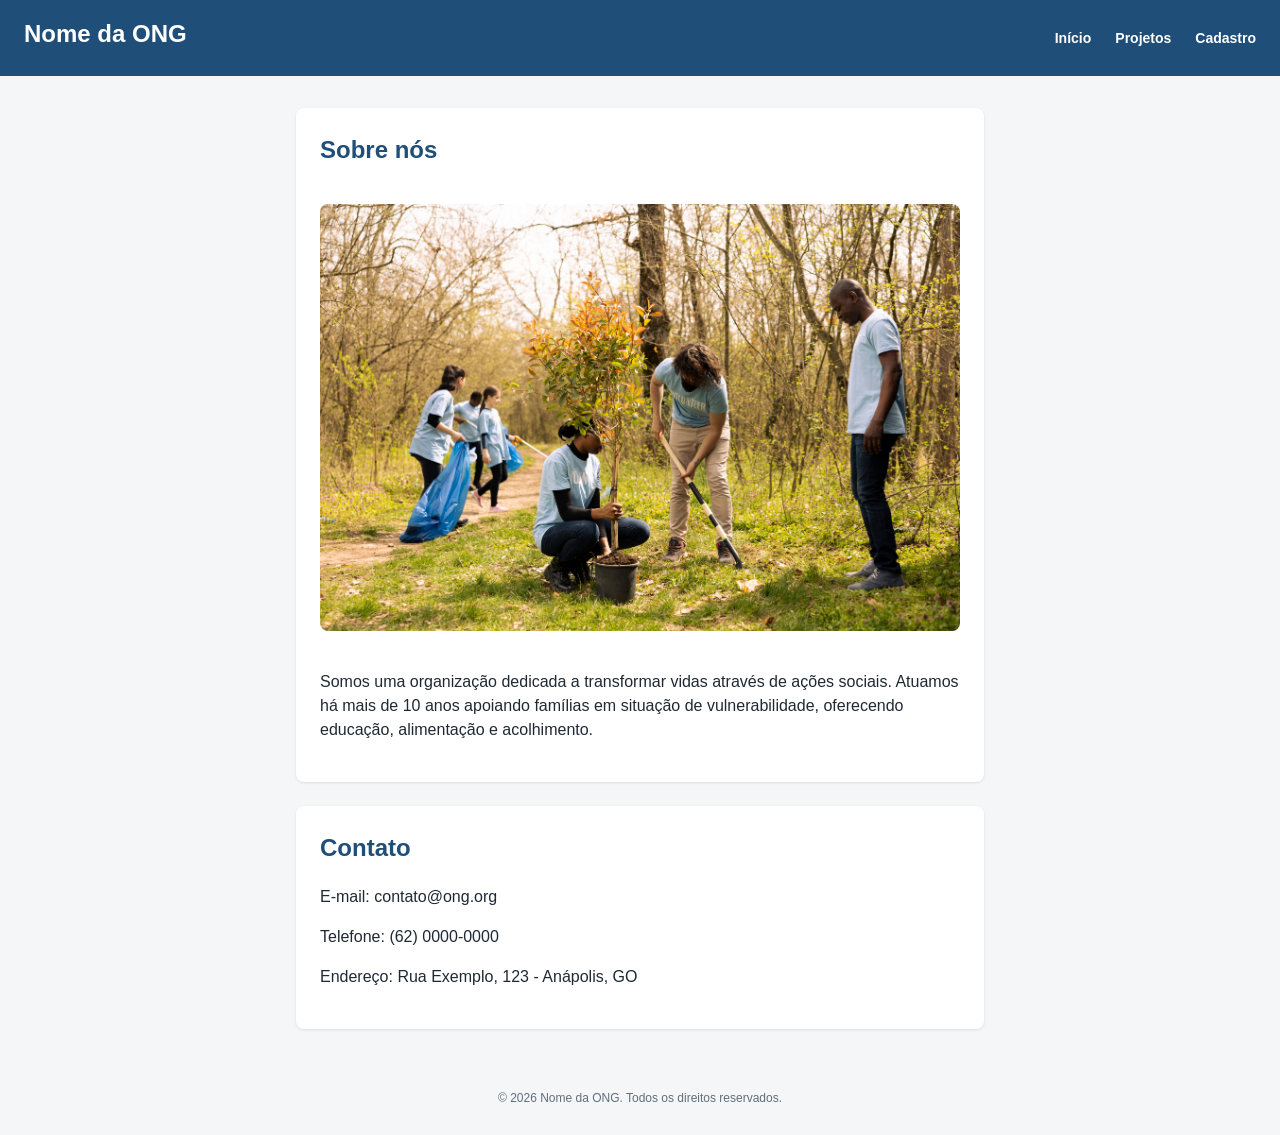
<file: sem-javascript/index.html>
<!DOCTYPE html>
<html lang="pt-BR">
<head>
    <meta charset="UTF-8">
    <meta name="viewport" content="width=device-width, initial-scale=1.0">
    <title>ONG - Página Inicial</title>
    <link rel="stylesheet" href="styles.css">
</head>
<body>

   <header>
    <h1>Nome da ONG</h1>
    <nav>
        <input type="checkbox" id="menu-toggle" class="menu-toggle-checkbox">
        <label for="menu-toggle" class="menu-toggle-label" aria-label="Abrir menu">
            <span></span><span></span><span></span>
        </label>
        <ul class="nav-list">
            <li><a href="index.html">Início</a></li>
            <li class="has-dropdown">
                <a href="projetos.html">Projetos</a>
                <ul class="dropdown">
                    <li><a href="projetos.html#doacao">Doação</a></li>
                    <li><a href="projetos.html#voluntariado">Voluntariado</a></li>
                </ul>
            </li>
            <li><a href="cadastro.html">Cadastro</a></li>
        </ul>
    </nav>
</header>

    <main>

        <section id="sobre">
            <h2>Sobre nós</h2>
            <img src="equipe.jpg" alt="Equipe de voluntários da ONG reunida durante uma ação social na comunidade">
            <p>
                Somos uma organização dedicada a transformar vidas através de ações sociais.
                Atuamos há mais de 10 anos apoiando famílias em situação de vulnerabilidade,
                oferecendo educação, alimentação e acolhimento.
            </p>
        </section>

        <section id="contato">
            <h2>Contato</h2>
            <p>E-mail: contato@ong.org</p>
            <p>Telefone: (62) 0000-0000</p>
            <p>Endereço: Rua Exemplo, 123 - Anápolis, GO</p>
        </section>

    </main>

    <footer>
        <p>&copy; 2026 Nome da ONG. Todos os direitos reservados.</p>
    </footer>

</body>
</html>
</file>
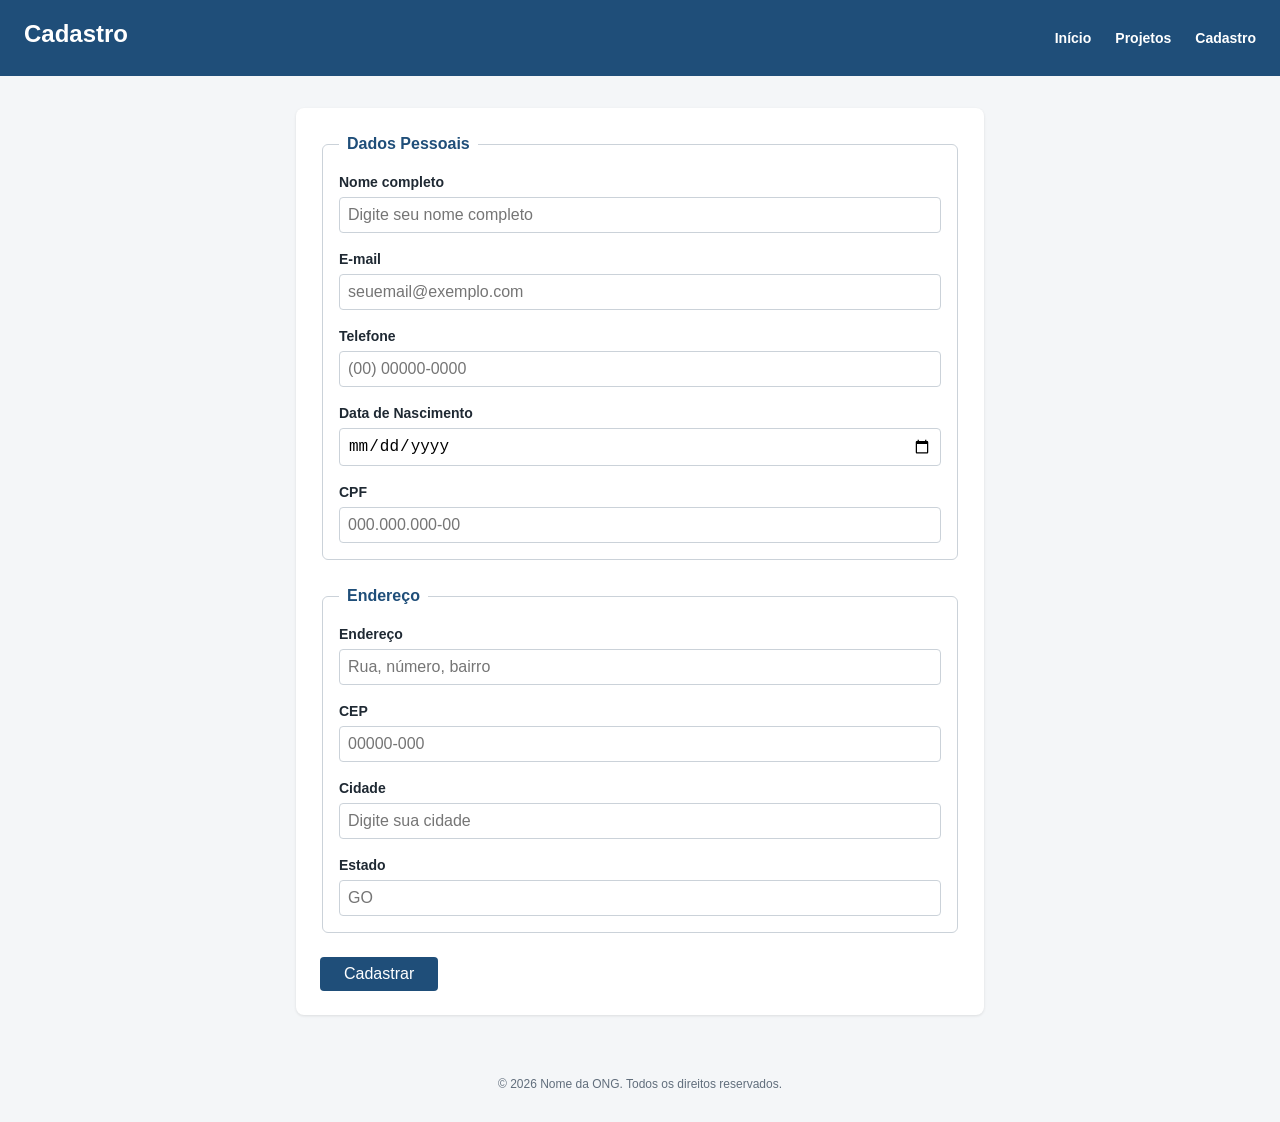
<file: sem-javascript/cadastro.html>
<!DOCTYPE html>
<html lang="pt-BR">
<head>
    <meta charset="UTF-8">
    <meta name="viewport" content="width=device-width, initial-scale=1.0">
    <title>Cadastro</title>
    <link rel="stylesheet" href="styles.css">
</head>
<body>

    <header>
    <h1>Cadastro</h1>
    <nav>
        <input type="checkbox" id="menu-toggle" class="menu-toggle-checkbox">
        <label for="menu-toggle" class="menu-toggle-label" aria-label="Abrir menu">
            <span></span><span></span><span></span>
        </label>
        <ul class="nav-list">
            <li><a href="index.html">Início</a></li>
            <li class="has-dropdown">
                <a href="projetos.html">Projetos</a>
                <ul class="dropdown">
                    <li><a href="projetos.html#doacao">Doação</a></li>
                    <li><a href="projetos.html#voluntariado">Voluntariado</a></li>
                </ul>
            </li>
            <li><a href="cadastro.html">Cadastro</a></li>
        </ul>
    </nav>
</header>

    <main>
        <form action="#" method="post">

            <fieldset>
                <legend>Dados Pessoais</legend>

                <div class="campo">
                    <label for="nome">Nome completo</label>
                    <input type="text" id="nome" name="nome" required placeholder="Digite seu nome completo">
                </div>

                <div class="campo">
                    <label for="email">E-mail</label>
                    <input type="email" id="email" name="email" required placeholder="seuemail@exemplo.com">
                </div>

                <div class="campo">
                    <label for="telefone">Telefone</label>
                    <input type="tel" id="telefone" name="telefone" pattern="\(\d{2}\) \d{5}-\d{4}" placeholder="(00) 00000-0000">
                </div>

                <div class="campo">
                    <label for="nascimento">Data de Nascimento</label>
                    <input type="date" id="nascimento" name="nascimento" required>
                </div>

                <div class="campo">
                    <label for="cpf">CPF</label>
                    <input type="text" id="cpf" name="cpf" pattern="\d{3}\.\d{3}\.\d{3}-\d{2}" placeholder="000.000.000-00" required>
                </div>
            </fieldset>

            <fieldset>
                <legend>Endereço</legend>

                <div class="campo">
                    <label for="endereco">Endereço</label>
                    <input type="text" id="endereco" name="endereco" required placeholder="Rua, número, bairro">
                </div>

                <div class="campo">
                    <label for="cep">CEP</label>
                    <input type="text" id="cep" name="cep" pattern="\d{5}-\d{3}" placeholder="00000-000" required>
                </div>

                <div class="campo">
                    <label for="cidade">Cidade</label>
                    <input type="text" id="cidade" name="cidade" required placeholder="Digite sua cidade">
                </div>

                <div class="campo">
                    <label for="estado">Estado</label>
                    <input type="text" id="estado" name="estado" maxlength="2" pattern="[A-Za-z]{2}" placeholder="GO" required>
                </div>
            </fieldset>

            <div class="form-actions">
                <button type="submit">Cadastrar</button>
        </div>

        </form>
    </main>

    <footer>
        <p>&copy; 2026 Nome da ONG. Todos os direitos reservados.</p>
    </footer>

</body>
</html>
</file>
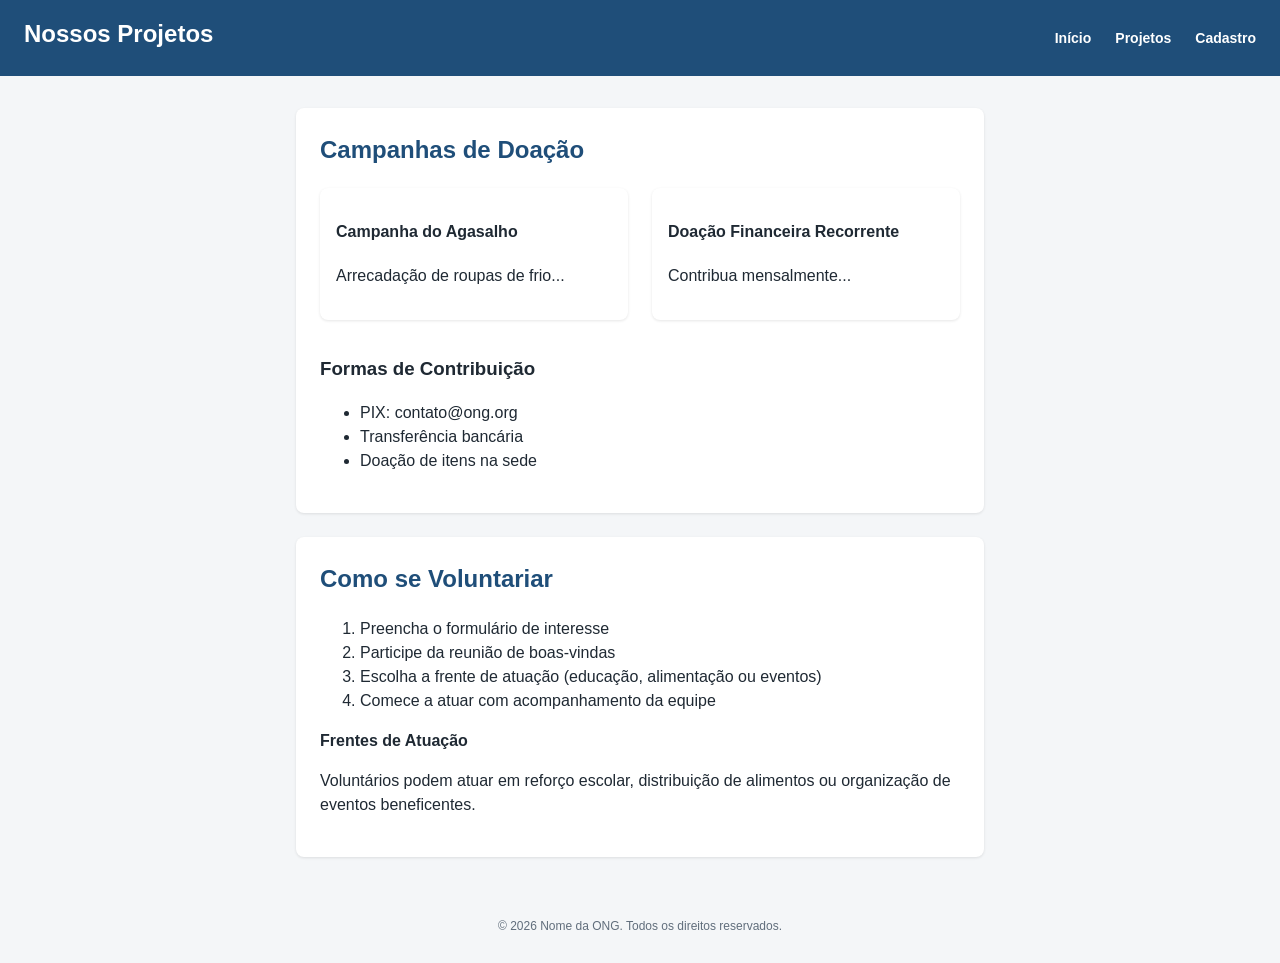
<file: sem-javascript/projetos.html>
<!DOCTYPE html>
<html lang="pt-BR">
<head>
    <meta charset="UTF-8">
    <meta name="viewport" content="width=device-width, initial-scale=1.0">
    <title>ONG - Projetos e Como Ajudar</title>
    <link rel="stylesheet" href="styles.css">
</head>
<body>

    <header>
    <h1>Nossos Projetos</h1>
    <nav>
        <input type="checkbox" id="menu-toggle" class="menu-toggle-checkbox">
        <label for="menu-toggle" class="menu-toggle-label" aria-label="Abrir menu">
            <span></span><span></span><span></span>
        </label>
        <ul class="nav-list">
            <li><a href="index.html">Início</a></li>
            <li class="has-dropdown">
                <a href="projetos.html">Projetos</a>
                <ul class="dropdown">
                    <li><a href="projetos.html#doacao">Doação</a></li>
                    <li><a href="projetos.html#voluntariado">Voluntariado</a></li>
                </ul>
            </li>
            <li><a href="cadastro.html">Cadastro</a></li>
        </ul>
    </nav>
</header>

    <main>

        <section id="doacao">
            <h2>Campanhas de Doação</h2>

           <div class="cards-grid">
         <article class="card">
             <h3>Campanha do Agasalho</h3>
                <p>Arrecadação de roupas de frio...</p>
         </article>
         <article class="card">
            <h3>Doação Financeira Recorrente</h3>
              <p>Contribua mensalmente...</p>
        </article>
     </div>

            <h3>Formas de Contribuição</h3>
            <ul>
                <li>PIX: contato@ong.org</li>
                <li>Transferência bancária</li>
                <li>Doação de itens na sede</li>
            </ul>
        </section>

        <section id="voluntariado">
            <h2>Como se Voluntariar</h2>

            <ol>
                <li>Preencha o formulário de interesse</li>
                <li>Participe da reunião de boas-vindas</li>
                <li>Escolha a frente de atuação (educação, alimentação ou eventos)</li>
                <li>Comece a atuar com acompanhamento da equipe</li>
            </ol>

            <article>
                <h3>Frentes de Atuação</h3>
                <p>Voluntários podem atuar em reforço escolar, distribuição de alimentos ou organização de eventos beneficentes.</p>
            </article>
        </section>

    </main>

    <footer>
        <p>&copy; 2026 Nome da ONG. Todos os direitos reservados.</p>
    </footer>

</body>
</html>
</file>
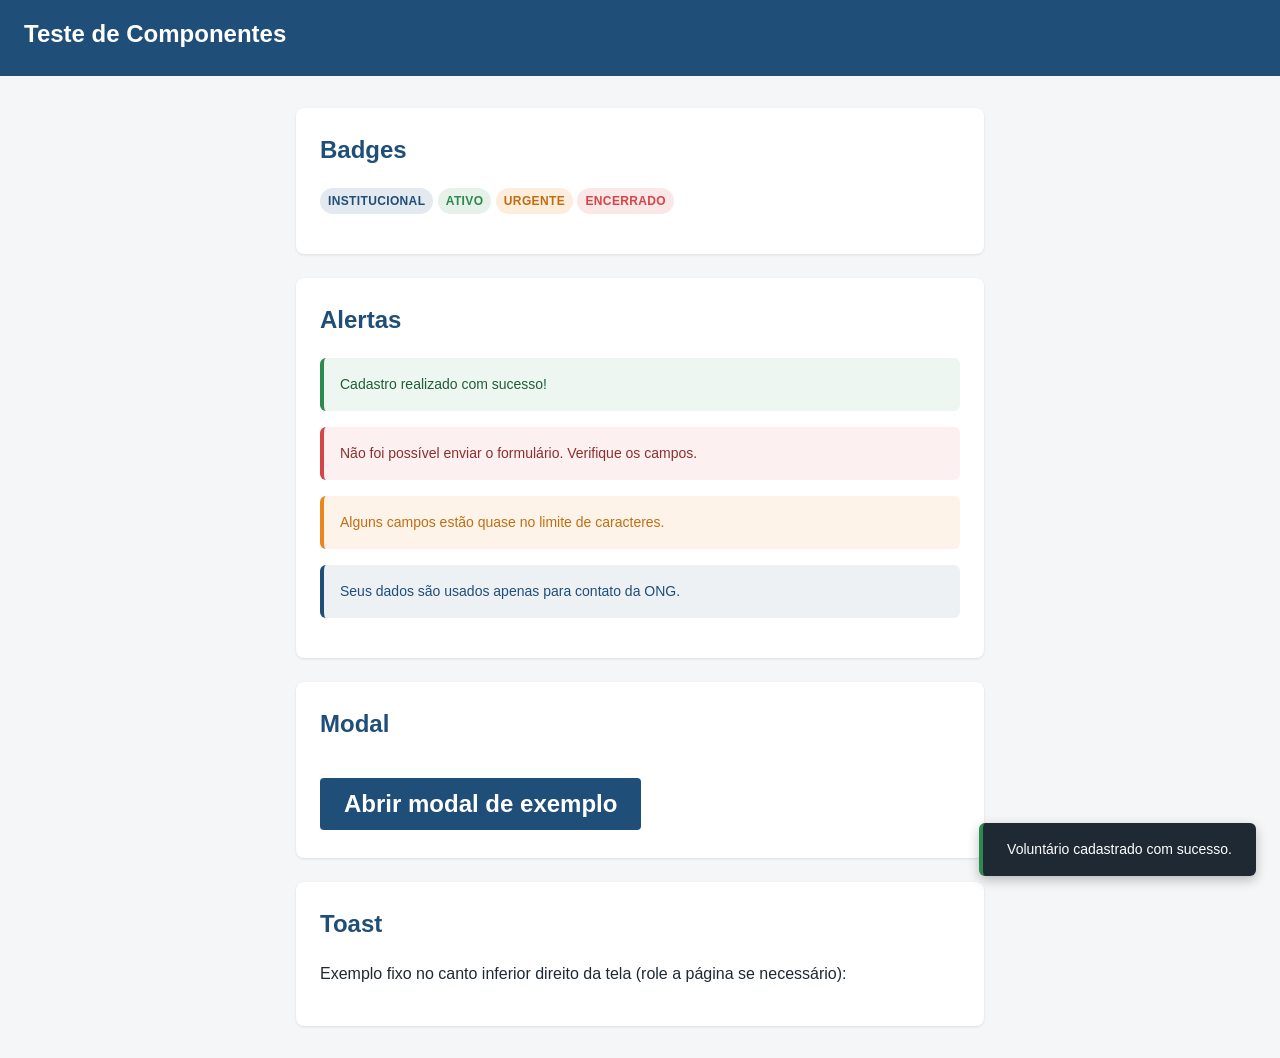
<file: sem-javascript/teste-componentes.html>
<!DOCTYPE html>
<html lang="pt-BR">
<head>
    <meta charset="UTF-8">
    <meta name="viewport" content="width=device-width, initial-scale=1.0">
    <title>Teste - Componentes de Feedback</title>
    <link rel="stylesheet" href="styles.css">
</head>
<body>

    <header>
        <h1>Teste de Componentes</h1>
    </header>

    <main>

        <section>
            <h2>Badges</h2>
            <p>
                <span class="badge badge-primary">Institucional</span>
                <span class="badge badge-success">Ativo</span>
                <span class="badge badge-warning">Urgente</span>
                <span class="badge badge-error">Encerrado</span>
            </p>
        </section>

        <section>
            <h2>Alertas</h2>
            <div class="alert alert-success">Cadastro realizado com sucesso!</div>
            <div class="alert alert-error">Não foi possível enviar o formulário. Verifique os campos.</div>
            <div class="alert alert-warning">Alguns campos estão quase no limite de caracteres.</div>
            <div class="alert alert-info">Seus dados são usados apenas para contato da ONG.</div>
        </section>

        <section>
            <h2>Modal</h2>
            <input type="checkbox" id="modal-toggle" class="modal-toggle" style="display:none;">
            <label for="modal-toggle" class="modal-close">Abrir modal de exemplo</label>

            <div class="modal-overlay">
                <div class="modal-box">
                    <h3>Confirmação de cadastro</h3>
                    <p>Seus dados foram enviados com sucesso. Em breve entraremos em contato.</p>
                    <label for="modal-toggle" class="modal-close">Fechar</label>
                </div>
            </div>
        </section>

        <section>
            <h2>Toast</h2>
            <p>Exemplo fixo no canto inferior direito da tela (role a página se necessário):</p>
            <div class="toast toast-success">Voluntário cadastrado com sucesso.</div>
        </section>

    </main>

</body>
</html>
</file>
<file: sem-javascript/styles.css>
:root {
  /* Cores primárias */
  --color-primary: #1f4e79;
  --color-primary-dark: #163a5c;
  --color-primary-light: #4a7ba6;

  /* Cor secundária (ação/destaque - doação, CTAs) */
  --color-secondary: #e8871e;
  --color-secondary-dark: #c16e13;

  /* Tons neutros */
  --color-neutral-900: #1f2933; /* texto principal */
  --color-neutral-600: #616e7c; /* texto secundário */
  --color-neutral-300: #cbd2d9; /* bordas */
  --color-neutral-100: #f4f6f8; /* fundo da página */
  --color-white: #ffffff;

  /* Cor de erro (validação de formulário) */
  --color-error: #d64545;

  /* Tipografia - escala modular (razão ~1.4) */
  --font-size-xs: 0.75rem;   /* 12px - legendas, notas */
  --font-size-sm: 0.875rem;  /* 14px - texto secundário */
  --font-size-base: 1rem;    /* 16px - corpo de texto */
  --font-size-lg: 1.5rem;    /* 24px - h3/h2 pequenos */
  --font-size-xl: 2.25rem;   /* 36px - h1/destaques */

  /* Espaçamentos - escala modular baseada em 8px */
  --space-1: 4px;
  --space-2: 8px;
  --space-3: 16px;
  --space-4: 24px;
  --space-5: 32px;
  --space-6: 48px;

  /* Bordas e sombras */
  --radius-sm: 4px;
  --radius-md: 6px;
  --radius-lg: 8px;
  --shadow-card: 0 1px 3px rgba(0, 0, 0, 0.1);
}

* {
  box-sizing: border-box;
}

body {
  margin: 0;
  font-family: Arial, Helvetica, sans-serif;
  background-color: var(--color-neutral-100);
  color: var(--color-neutral-900);
  font-size: var(--font-size-base);
  line-height: 1.5;
}

header {
  background-color: var(--color-primary);
  color: var(--color-white);
  padding: var(--space-3) var(--space-4);
}

header h1 {
  margin: 0 0 var(--space-2) 0;
  font-size: var(--font-size-lg);
}

nav ul {
  list-style: none;
  display: flex;
  gap: var(--space-4);
  margin: 0;
  padding: 0;
}

nav a {
  color: var(--color-white);
  text-decoration: none;
  font-weight: bold;
  font-size: var(--font-size-sm);
}

nav a:hover {
  text-decoration: underline;
}

main {
  max-width: 720px;
  margin: var(--space-5) auto;
  padding: 0 var(--space-3);
}

section {
  background-color: var(--color-white);
  border-radius: var(--radius-lg);
  padding: var(--space-4);
  margin-bottom: var(--space-4);
  box-shadow: var(--shadow-card);
}

section img {
  max-width: 100%;
  height: auto;
  border-radius: var(--radius-lg);
  margin: var(--space-3) 0;
}

h2 {
  margin-top: 0;
  color: var(--color-primary);
  font-size: var(--font-size-lg);
}

article {
  margin-bottom: var(--space-3);
}

article h3 {
  margin-bottom: var(--space-1);
  font-size: var(--font-size-base);
}

form {
  background-color: var(--color-white);
  border-radius: var(--radius-lg);
  padding: var(--space-4);
  box-shadow: var(--shadow-card);
}

fieldset {
  border: 1px solid var(--color-neutral-300);
  border-radius: var(--radius-md);
  padding: var(--space-3);
  margin-bottom: var(--space-4);
}

legend {
  font-weight: bold;
  padding: 0 var(--space-2);
  color: var(--color-primary);
}

.campo {
  margin-bottom: var(--space-3);
  display: flex;
  flex-direction: column;
}

.campo:last-child {
  margin-bottom: 0;
}

label {
  margin-bottom: var(--space-1);
  font-weight: bold;
  font-size: var(--font-size-sm);
}

input {
  padding: var(--space-2) var(--space-2);
  border: 1px solid var(--color-neutral-300);
  border-radius: var(--radius-sm);
  font-size: var(--font-size-base);
}

input:focus {
  outline: none;
  border-color: var(--color-primary);
}

input:focus:invalid {
  border-color: var(--color-error);
}

button {
  padding: var(--space-2) var(--space-4);
  border: none;
  border-radius: var(--radius-sm);
  font-size: var(--font-size-base);
  cursor: pointer;
  background-color: var(--color-primary);
  color: var(--color-white);
}

button:hover {
  background-color: var(--color-primary-dark);
}

footer {
  text-align: center;
  padding: var(--space-3);
  font-size: var(--font-size-xs);
  color: var(--color-neutral-600);
}

/* ===== Sistema de Grid - 12 colunas, mobile-first ===== */

.container-grid {
  display: grid;
  grid-template-columns: repeat(4, 1fr);
  gap: var(--space-3);
  max-width: 100%;
  padding: 0 var(--space-3);
  margin: 0 auto;
}

/* Breakpoint 1: 480px - phablets/celulares grandes */
@media (min-width: 480px) {
  .container-grid {
    grid-template-columns: repeat(4, 1fr);
    gap: var(--space-4);
  }
}

/* Breakpoint 2: 768px - tablets */
@media (min-width: 768px) {
  .container-grid {
    grid-template-columns: repeat(8, 1fr);
    padding: 0 var(--space-4);
  }
}

/* Breakpoint 3: 1024px - notebooks/desktops pequenos */
@media (min-width: 1024px) {
  .container-grid {
    grid-template-columns: repeat(12, 1fr);
    max-width: 960px;
    gap: var(--space-5);
  }
}

/* Breakpoint 4: 1280px - desktops */
@media (min-width: 1280px) {
  .container-grid {
    max-width: 1140px;
  }
}

/* Breakpoint 5: 1536px - desktops panorâmicos/wide */
@media (min-width: 1536px) {
  .container-grid {
    max-width: 1320px;
    gap: var(--space-6);
  }
}

/* Classes utilitárias de coluna (base 12) */
.col-12 { grid-column: span 12; }
.col-8  { grid-column: span 8; }
.col-6  { grid-column: span 6; }
.col-4  { grid-column: span 4; }
.col-3  { grid-column: span 3; }

/* ===== Flexbox - alinhamento de componentes internos ===== */

header {
  display: flex;
  justify-content: space-between;
  align-items: center;
  flex-wrap: wrap;
  gap: var(--space-3);
}

nav ul {
  display: flex;
  flex-direction: row;
  align-items: center;
  flex-wrap: wrap;
}

.cards-grid {
  display: flex;
  flex-wrap: wrap;
  gap: var(--space-4);
}

.card {
  display: flex;
  flex-direction: column;
  justify-content: space-between;
  flex: 1 1 280px;
  background-color: var(--color-white);
  border-radius: var(--radius-lg);
  padding: var(--space-3);
  box-shadow: var(--shadow-card);
}

.form-actions {
  display: flex;
  gap: var(--space-3);
  flex-wrap: wrap;
}

footer {
  display: flex;
  justify-content: center;
  align-items: center;
}

/* ===== Navegação: dropdown (desktop) + hambúrguer (mobile) ===== */

/* Checkbox invisível que guarda o estado aberto/fechado do menu mobile */
.menu-toggle-checkbox {
  display: none;
}

/* Ícone hambúrguer - escondido por padrão (desktop) */
.menu-toggle-label {
  display: none;
  flex-direction: column;
  justify-content: space-between;
  width: 28px;
  height: 20px;
  cursor: pointer;
}

.menu-toggle-label span {
  display: block;
  height: 3px;
  width: 100%;
  background-color: var(--color-white);
  border-radius: 2px;
  transition: transform 0.3s ease, opacity 0.3s ease;
}

.nav-list {
  display: flex;
  flex-direction: row;
  align-items: center;
  flex-wrap: wrap;
  gap: var(--space-4);
  list-style: none;
  margin: 0;
  padding: 0;
}

/* Item com submenu (dropdown) */
.has-dropdown {
  position: relative;
}

.dropdown {
  display: none;
  flex-direction: column;
  position: absolute;
  top: 100%;
  left: 0;
  margin-top: var(--space-2);
  min-width: 180px;
  background-color: var(--color-white);
  border-radius: var(--radius-md);
  box-shadow: var(--shadow-card);
  padding: var(--space-2) 0;
  list-style: none;
  z-index: 10;
}

.dropdown li a {
  display: block;
  padding: var(--space-2) var(--space-3);
  color: var(--color-neutral-900);
  font-weight: normal;
}

.dropdown li a:hover {
  background-color: var(--color-neutral-100);
}

/* Dropdown aparece no hover (mouse) e no foco por teclado (acessibilidade) */
.has-dropdown:hover .dropdown,
.has-dropdown:focus-within .dropdown {
  display: flex;
}

/* Breakpoint mobile: menu vira hambúrguer */
@media (max-width: 767px) {
  .menu-toggle-label {
    display: flex;
  }

  .nav-list {
    flex-direction: column;
    align-items: flex-start;
    width: 100%;
    max-height: 0;
    overflow: hidden;
    gap: var(--space-3);
    transition: max-height 0.35s ease, padding 0.35s ease;
  }

  /* Quando o checkbox está marcado, o menu abre */
  .menu-toggle-checkbox:checked ~ .nav-list {
    max-height: 400px;
    padding-top: var(--space-3);
  }

  /* Anima o ícone hambúrguer para um "X" quando o menu está aberto */
  .menu-toggle-checkbox:checked ~ .menu-toggle-label span:nth-child(1) {
    transform: translateY(8.5px) rotate(45deg);
  }

  .menu-toggle-checkbox:checked ~ .menu-toggle-label span:nth-child(2) {
    opacity: 0;
  }

  .menu-toggle-checkbox:checked ~ .menu-toggle-label span:nth-child(3) {
    transform: translateY(-8.5px) rotate(-45deg);
  }

  .dropdown {
    position: static;
    box-shadow: none;
    margin-top: var(--space-1);
    padding-left: var(--space-3);
    background-color: transparent;
  }

  .dropdown li a {
    color: var(--color-white);
  }

  .has-dropdown:hover .dropdown,
  .has-dropdown:focus-within .dropdown {
    display: none;
  }

  /* No mobile o submenu fica sempre visível (evita depender de hover, que não existe em touch) */
  .has-dropdown .dropdown {
    display: flex;
  }
}

/* ===== Estados interativos: botões e validação de formulário ===== */

button {
  transition: background-color 0.2s ease, transform 0.15s ease, box-shadow 0.2s ease;
}

button:hover {
  background-color: var(--color-primary-dark);
}

button:focus-visible {
  outline: 2px solid var(--color-primary-light);
  outline-offset: 2px;
}

button:active {
  transform: scale(0.97);
  background-color: var(--color-primary-dark);
  box-shadow: inset 0 1px 3px rgba(0, 0, 0, 0.2);
}

button:disabled {
  background-color: var(--color-neutral-300);
  color: var(--color-neutral-600);
  cursor: not-allowed;
  transform: none;
}

/* Botão secundário (ex.: "Limpar", ações de menor prioridade) */
.btn-secondary {
  background-color: transparent;
  color: var(--color-primary);
  border: 1px solid var(--color-primary);
}

.btn-secondary:hover {
  background-color: var(--color-neutral-100);
}

/* Feedback visual dos campos do formulário */
input {
  transition: border-color 0.2s ease, box-shadow 0.2s ease;
}

/* Estado neutro: campo ainda vazio, sem indicar erro antes do usuário digitar */
input:required:invalid:placeholder-shown {
  border-color: var(--color-neutral-300);
}

/* Campo preenchido corretamente */
input:not(:placeholder-shown):valid {
  border-color: var(--color-primary);
  box-shadow: 0 0 0 2px rgba(31, 78, 121, 0.12);
}

/* Campo preenchido incorretamente (não bate com o pattern/type) */
input:not(:placeholder-shown):invalid {
  border-color: var(--color-error);
  box-shadow: 0 0 0 2px rgba(214, 69, 69, 0.15);
}

input:focus {
  border-color: var(--color-primary);
  box-shadow: 0 0 0 3px rgba(31, 78, 121, 0.2);
}

input:focus:invalid {
  border-color: var(--color-error);
  box-shadow: 0 0 0 3px rgba(214, 69, 69, 0.2);
}

/* Campo de data não suporta :placeholder-shown de forma confiável entre navegadores,
   então sobrescrevemos :invalid especificamente para ele, com a mesma especificidade
   das regras de validação acima (para vencer pela ordem no arquivo) */
input[type="date"]:invalid {
  border-color: var(--color-neutral-300);
  box-shadow: none;
}

input[type="date"]:focus:invalid {
  border-color: var(--color-primary);
  box-shadow: 0 0 0 3px rgba(31, 78, 121, 0.2);
}

/* ===== Componentes de feedback: badges, alertas, modal e toast ===== */

/* Badges - etiquetas de categorização semântica */
.badge {
  display: inline-flex;
  align-items: center;
  padding: 2px var(--space-2);
  border-radius: 999px;
  font-size: var(--font-size-xs);
  font-weight: bold;
  text-transform: uppercase;
  letter-spacing: 0.03em;
}

.badge-primary {
  background-color: rgba(31, 78, 121, 0.12);
  color: var(--color-primary);
}

.badge-success {
  background-color: rgba(46, 125, 50, 0.12);
  color: #2e7d32;
}

.badge-warning {
  background-color: rgba(232, 135, 30, 0.15);
  color: var(--color-secondary-dark);
}

.badge-error {
  background-color: rgba(214, 69, 69, 0.12);
  color: var(--color-error);
}

.badge-neutral {
  background-color: var(--color-neutral-100);
  color: var(--color-neutral-600);
}

/* Alertas - blocos de feedback contextual com borda de destaque lateral */
.alert {
  display: flex;
  gap: var(--space-3);
  align-items: flex-start;
  padding: var(--space-3);
  border-radius: var(--radius-md);
  border-left: 4px solid transparent;
  margin-bottom: var(--space-3);
}

.alert-icon {
  font-weight: bold;
  font-size: var(--font-size-lg);
  line-height: 1;
}

.alert-title {
  font-weight: bold;
  margin: 0 0 4px 0;
}

.alert-text {
  margin: 0;
  font-size: var(--font-size-sm);
}

.alert-success {
  background-color: rgba(46, 125, 50, 0.08);
  border-left-color: #2e7d32;
  color: #1b4d1e;
}

.alert-warning {
  background-color: rgba(232, 135, 30, 0.1);
  border-left-color: var(--color-secondary);
  color: var(--color-secondary-dark);
}

.alert-error {
  background-color: rgba(214, 69, 69, 0.08);
  border-left-color: var(--color-error);
  color: var(--color-error);
}

.alert-info {
  background-color: rgba(31, 78, 121, 0.08);
  border-left-color: var(--color-primary);
  color: var(--color-primary);
}

/* Modal - janela sobreposta com fundo escurecido */
.modal-overlay {
  position: fixed;
  inset: 0;
  background-color: rgba(0, 0, 0, 0.5);
  display: flex;
  align-items: center;
  justify-content: center;
  z-index: 100;
}

.modal {
  background-color: var(--color-white);
  border-radius: var(--radius-lg);
  box-shadow: 0 4px 16px rgba(0, 0, 0, 0.2);
  max-width: 420px;
  width: 90%;
  padding: var(--space-4);
}

.modal-header {
  display: flex;
  justify-content: space-between;
  align-items: center;
  margin-bottom: var(--space-3);
}

.modal-title {
  margin: 0;
  color: var(--color-primary);
  font-size: var(--font-size-lg);
}

.modal-close {
  background: none;
  border: none;
  font-size: var(--font-size-lg);
  cursor: pointer;
  color: var(--color-neutral-600);
  padding: 0;
}

.modal-body {
  margin-bottom: var(--space-4);
  font-size: var(--font-size-sm);
  color: var(--color-neutral-900);
}

.modal-footer {
  display: flex;
  justify-content: flex-end;
  gap: var(--space-3);
}

/* Toast - notificação não obstrutiva, posicionada no canto da tela */
.toast-container {
  position: fixed;
  bottom: var(--space-4);
  right: var(--space-4);
  display: flex;
  flex-direction: column;
  gap: var(--space-2);
  z-index: 200;
}

.toast {
  display: flex;
  align-items: center;
  gap: var(--space-2);
  background-color: var(--color-neutral-900);
  color: var(--color-white);
  padding: var(--space-3);
  border-radius: var(--radius-md);
  border-left: 4px solid var(--color-primary-light);
  box-shadow: 0 4px 12px rgba(0, 0, 0, 0.25);
  font-size: var(--font-size-sm);
  min-width: 260px;
  animation: toast-in 0.3s ease;
}

.toast-success {
  border-left-color: #2e7d32;
}

.toast-error {
  border-left-color: var(--color-error);
}

@keyframes toast-in {
  from {
    transform: translateY(12px);
    opacity: 0;
  }
  to {
    transform: translateY(0);
    opacity: 1;
  }
}

/* ===== Componentes de feedback: badges, alertas, modal e toast ===== */

/* Badges - etiquetas de categorização semântica */
.badge {
  display: inline-flex;
  align-items: center;
  padding: var(--space-1) var(--space-2);
  border-radius: 999px;
  font-size: var(--font-size-xs);
  font-weight: bold;
  text-transform: uppercase;
  letter-spacing: 0.03em;
}

.badge-primary {
  background-color: rgba(31, 78, 121, 0.12);
  color: var(--color-primary);
}

.badge-success {
  background-color: rgba(45, 138, 78, 0.12);
  color: #2d8a4e;
}

.badge-warning {
  background-color: rgba(232, 135, 30, 0.15);
  color: var(--color-secondary-dark);
}

.badge-error {
  background-color: rgba(214, 69, 69, 0.12);
  color: var(--color-error);
}

/* Alertas - mensagens de retorno inline */
.alert {
  display: flex;
  align-items: flex-start;
  gap: var(--space-2);
  padding: var(--space-3);
  border-radius: var(--radius-md);
  border-left: 4px solid transparent;
  font-size: var(--font-size-sm);
  margin-bottom: var(--space-3);
}

.alert-success {
  background-color: rgba(45, 138, 78, 0.08);
  border-left-color: #2d8a4e;
  color: #205e37;
}

.alert-error {
  background-color: rgba(214, 69, 69, 0.08);
  border-left-color: var(--color-error);
  color: #8c2f2f;
}

.alert-warning {
  background-color: rgba(232, 135, 30, 0.1);
  border-left-color: var(--color-secondary);
  color: var(--color-secondary-dark);
}

.alert-info {
  background-color: rgba(31, 78, 121, 0.08);
  border-left-color: var(--color-primary);
  color: var(--color-primary);
}

/* Modal - janela sobreposta (usa checkbox hack, igual ao menu mobile) */
.modal-overlay {
  display: none;
  position: fixed;
  inset: 0;
  background-color: rgba(0, 0, 0, 0.5);
  align-items: center;
  justify-content: center;
  z-index: 100;
}

.modal-toggle:checked ~ .modal-overlay {
  display: flex;
}

.modal-box {
  background-color: var(--color-white);
  border-radius: var(--radius-lg);
  padding: var(--space-4);
  max-width: 400px;
  width: 90%;
  box-shadow: 0 10px 30px rgba(0, 0, 0, 0.2);
}

.modal-box h3 {
  margin-top: 0;
  color: var(--color-primary);
}

.modal-close {
  display: inline-block;
  margin-top: var(--space-3);
  padding: var(--space-2) var(--space-4);
  background-color: var(--color-primary);
  color: var(--color-white);
  border-radius: var(--radius-sm);
  text-decoration: none;
  cursor: pointer;
}

/* Toast - notificação não obstrutiva, fixa no canto da tela */
.toast {
  position: fixed;
  bottom: var(--space-4);
  right: var(--space-4);
  display: flex;
  align-items: center;
  gap: var(--space-2);
  background-color: var(--color-neutral-900);
  color: var(--color-white);
  padding: var(--space-3) var(--space-4);
  border-radius: var(--radius-md);
  box-shadow: 0 4px 12px rgba(0, 0, 0, 0.25);
  font-size: var(--font-size-sm);
  z-index: 200;
}

.toast-success {
  border-left: 4px solid #2d8a4e;
}

.toast-error {
  border-left: 4px solid var(--color-error);
}
</file>
